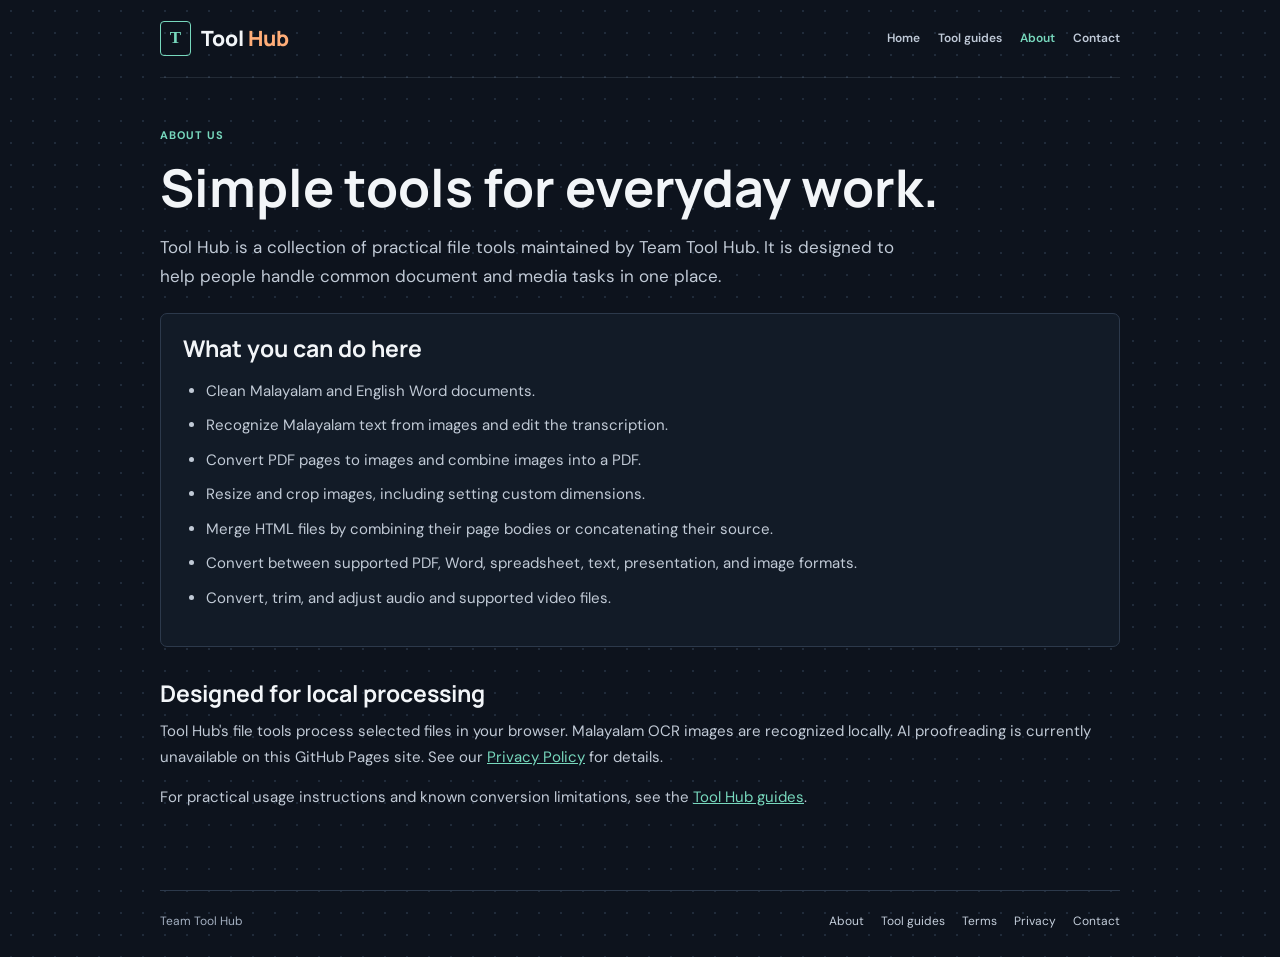
<file: about.html>
<!doctype html>
<html lang="en">
<head>
  <meta charset="utf-8">
  <meta name="viewport" content="width=device-width, initial-scale=1">
  <meta name="description" content="Learn about Tool Hub and its browser-based tools for documents, PDFs, images, HTML, and audio.">
  <title>About Tool Hub</title>
  <link rel="preconnect" href="https://fonts.googleapis.com">
  <link rel="preconnect" href="https://fonts.gstatic.com" crossorigin>
  <link href="https://fonts.googleapis.com/css2?family=DM+Sans:wght@400;500;600;700&family=Manrope:wght@400;500;600;700;800&family=Noto+Sans+Malayalam:wght@400;600&display=swap" rel="stylesheet">
  <link rel="stylesheet" href="./site-info.css">
</head>
<body>
  <div class="page-shell">
    <header class="topbar">
      <a class="brand" href="./" aria-label="Tool Hub home"><span class="brand-mark">T</span><span class="brand-name">Tool <span>Hub</span></span></a>
      <nav class="site-nav" aria-label="Main navigation">
        <a href="./">Home</a><a href="./guides.html">Tool guides</a><a href="./about.html" aria-current="page">About</a><a href="./contact.html">Contact</a>
      </nav>
    </header>
    <main>
      <div class="eyebrow">About us</div>
      <h1>Simple tools for everyday work.</h1>
      <p class="lead">Tool Hub is a collection of practical file tools maintained by Team Tool Hub. It is designed to help people handle common document and media tasks in one place.</p>
      <section class="content-card">
        <h2>What you can do here</h2>
        <ul>
          <li>Clean Malayalam and English Word documents.</li>
          <li>Recognize Malayalam text from images and edit the transcription.</li>
          <li>Convert PDF pages to images and combine images into a PDF.</li>
          <li>Resize and crop images, including setting custom dimensions.</li>
          <li>Merge HTML files by combining their page bodies or concatenating their source.</li>
          <li>Convert between supported PDF, Word, spreadsheet, text, presentation, and image formats.</li>
          <li>Convert, trim, and adjust audio and supported video files.</li>
        </ul>
      </section>
      <h2>Designed for local processing</h2>
      <p>Tool Hub's file tools process selected files in your browser. Malayalam OCR images are recognized locally. AI proofreading is currently unavailable on this GitHub Pages site. See our <a href="./privacy.html">Privacy Policy</a> for details.</p>
      <p>For practical usage instructions and known conversion limitations, see the <a href="./guides.html">Tool Hub guides</a>.</p>
    </main>
    <footer class="site-footer">
      <span>Team Tool Hub</span>
      <nav class="footer-nav" aria-label="Policies and information">
        <a href="./about.html">About</a><a href="./guides.html">Tool guides</a><a href="./terms.html">Terms</a><a href="./privacy.html">Privacy</a><a href="./contact.html">Contact</a>
      </nav>
    </footer>
  </div>
</body>
</html>
</file>
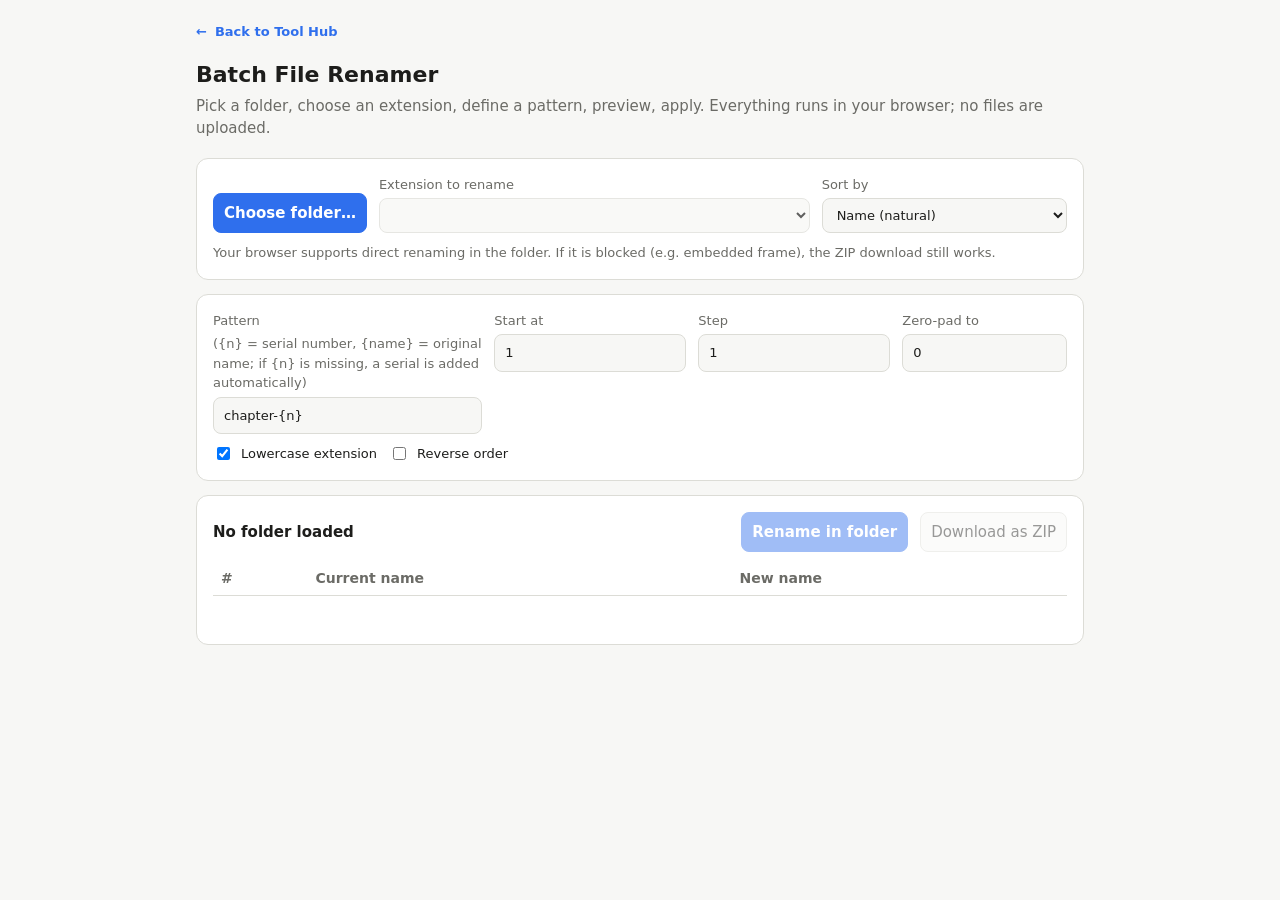
<file: batch-file-renamer.html>
<!DOCTYPE html>
<html lang="en">
<head>
<meta charset="utf-8">
<meta name="viewport" content="width=device-width, initial-scale=1, viewport-fit=cover">
<title>Batch File Renamer</title>
<style>
:root{--bg:#f7f7f5;--card:#fff;--tx:#1d1d1b;--mu:#6b6b66;--bd:#dcdcd6;--ac:#2f6fed;--acx:#fff;--bad:#c62828;--ok:#2e7d32;
box-sizing:border-box;padding-top:env(safe-area-inset-top,0px);padding-bottom:env(safe-area-inset-bottom,0px)}
@media (prefers-color-scheme:dark){:root:not([data-theme="light"]){--bg:#171716;--card:#222220;--tx:#ececE8;--mu:#9a9a94;--bd:#3a3a36;--ac:#6b9bff;--acx:#101010;--bad:#ef6a6a;--ok:#6fcf74;color-scheme:dark}}
:root[data-theme="dark"]{--bg:#171716;--card:#222220;--tx:#ececE8;--mu:#9a9a94;--bd:#3a3a36;--ac:#6b9bff;--acx:#101010;--bad:#ef6a6a;--ok:#6fcf74;color-scheme:dark}
*{box-sizing:border-box}
html{scroll-padding-top:env(safe-area-inset-top,0px)}
body{margin:0;background:var(--bg);color:var(--tx);font:15px/1.5 system-ui,-apple-system,"Segoe UI",Roboto,sans-serif}
main{max-width:920px;margin:0 auto;padding:20px 16px 48px}
.back{display:inline-flex;align-items:center;gap:8px;margin:0 0 16px;color:var(--ac);font-size:13px;font-weight:600;text-decoration:none}
.back:hover{text-decoration:underline}
h1{font-size:22px;margin:0 0 4px}
.sub{color:var(--mu);margin:0 0 18px}
.card{background:var(--card);border:1px solid var(--bd);border-radius:12px;padding:16px;margin-bottom:14px}
.row{display:flex;flex-wrap:wrap;gap:12px}
label{display:flex;flex-direction:column;gap:4px;font-size:13px;color:var(--mu);flex:1 1 140px}
input,select,button{font:inherit;color:var(--tx);background:var(--bg);border:1px solid var(--bd);border-radius:8px;padding:8px 10px}
input[type=checkbox]{width:auto}
button{cursor:pointer}
button.p{background:var(--ac);color:var(--acx);border-color:var(--ac);font-weight:600}
button:disabled{opacity:.45;cursor:not-allowed}
.chk{flex-direction:row;align-items:center;gap:8px;color:var(--tx);flex:0 0 auto}
.note{font-size:13px;color:var(--mu)}
.tw{overflow-x:auto;max-height:420px;overflow-y:auto}
table{border-collapse:collapse;width:100%;font-size:14px}
th,td{text-align:left;padding:6px 8px;border-bottom:1px solid var(--bd);white-space:nowrap}
th{position:sticky;top:0;background:var(--card);color:var(--mu);font-weight:600}
td.new{font-weight:600}
.bad{color:var(--bad)}.ok{color:var(--ok)}
#msg{min-height:22px;margin-top:10px}
</style>
</head>
<body>
<main>
<a class="back" href="./" aria-label="Back to Tool Hub"><span aria-hidden="true">←</span> Back to Tool Hub</a>
<h1>Batch File Renamer</h1>
<p class="sub">Pick a folder, choose an extension, define a pattern, preview, apply. Everything runs in your browser; no files are uploaded.</p>

<div class="card">
  <div class="row" style="align-items:end">
    <button class="p" id="pick">Choose folder…</button>
    <label style="flex:2 1 220px">Extension to rename<select id="ext" disabled></select></label>
    <label>Sort by<select id="sort">
      <option value="name">Name (natural)</option>
      <option value="date">Modified date</option>
      <option value="size">Size</option>
    </select></label>
  </div>
  <p class="note" id="mode" style="margin:10px 0 0"></p>
</div>

<div class="card">
  <div class="row">
    <label style="flex:2 1 220px">Pattern <span>({n} = serial number, {name} = original name; if {n} is missing, a serial is added automatically)</span><input id="tpl" value="chapter-{n}"></label>
    <label>Start at<input id="start" type="number" value="1"></label>
    <label>Step<input id="step" type="number" value="1" min="1"></label>
    <label>Zero-pad to<input id="pad" type="number" value="0" min="0" max="10"></label>
  </div>
  <div class="row" style="margin-top:10px">
    <label class="chk"><input type="checkbox" id="lc" checked> Lowercase extension</label>
    <label class="chk"><input type="checkbox" id="rev"> Reverse order</label>
  </div>
</div>

<div class="card">
  <div class="row" style="justify-content:space-between;align-items:center">
    <strong id="count">No folder loaded</strong>
    <div class="row">
      <button class="p" id="apply" disabled>Rename in folder</button>
      <button id="zip" disabled>Download as ZIP</button>
    </div>
  </div>
  <div class="tw" style="margin-top:10px"><table>
    <thead><tr><th>#</th><th>Current name</th><th>New name</th></tr></thead>
    <tbody id="rows"></tbody>
  </table></div>
  <div id="msg" class="note"></div>
</div>
</main>

<script>
(function(){
const $=id=>document.getElementById(id);
const hasFS=typeof window.showDirectoryPicker==='function';
let dir=null, files=[], plan=[];
const coll=new Intl.Collator(undefined,{numeric:true,sensitivity:'base'});

$('mode').textContent=hasFS
  ?'Your browser supports direct renaming in the folder. If it is blocked (e.g. embedded frame), the ZIP download still works.'
  :'This browser cannot rename in place, so use "Download as ZIP" to get the renamed files.';
$('apply').title=hasFS?'':'Not supported in this browser';

function msg(t,c){const m=$('msg');m.textContent=t;m.className='note '+(c||'')}
function split(n){const i=n.lastIndexOf('.');return i>0?[n.slice(0,i),n.slice(i)]:[n,'']}

async function load(list,dirHandle){
  dir=dirHandle||null;
  files=list.map(o=>{const [b,e]=split(o.file.name);return {...o,name:o.file.name,base:b,ext:e}});
  const counts={};files.forEach(f=>{const k=f.ext.toLowerCase();counts[k]=(counts[k]||0)+1});
  const keys=Object.keys(counts).sort((a,b)=>counts[b]-counts[a]);
  const sel=$('ext');sel.innerHTML='';
  keys.forEach(k=>{const o=document.createElement('option');o.value=k;o.textContent=(k||'(no extension)')+'  —  '+counts[k]+' files';sel.appendChild(o)});
  sel.disabled=!keys.length;
  msg(keys.length?'':'No files found in the top level of that folder.');
  render();
}

$('pick').onclick=async()=>{
  if(hasFS){
    try{
      const d=await window.showDirectoryPicker({mode:'readwrite'});
      const list=[];
      for await(const h of d.values()){if(h.kind==='file')list.push({handle:h,file:await h.getFile()})}
      await load(list,d);return;
    }catch(e){
      if(e.name==='AbortError')return;
      msg('Direct folder access unavailable here ('+e.name+'); using the fallback picker.');
    }
  }
  const inp=document.createElement('input');
  inp.type='file';inp.webkitdirectory=true;inp.multiple=true;
  inp.onchange=()=>{
    const list=[...inp.files].filter(f=>(f.webkitRelativePath.match(/\//g)||[]).length<=1).map(f=>({file:f}));
    load(list,null);
  };
  inp.click();
};

function render(){
  const ext=$('ext').value;
  let sel=files.filter(f=>f.ext.toLowerCase()===ext);
  const s=$('sort').value;
  sel.sort((a,b)=>s==='date'?a.file.lastModified-b.file.lastModified:s==='size'?a.file.size-b.file.size:coll.compare(a.name,b.name));
  if($('rev').checked)sel.reverse();
  let tpl=$('tpl').value||'{n}';if(!/\{n\}/.test(tpl))tpl+='-{n}';const start=parseInt($('start').value)||0,step=parseInt($('step').value)||1,pad=Math.max(0,parseInt($('pad').value)||0);
  plan=sel.map((f,i)=>{
    const n=String(start+i*step).padStart(pad,'0');
    const nn=tpl.replace(/\{n\}/g,n).replace(/\{name\}/g,f.base)+($('lc').checked?f.ext.toLowerCase():f.ext);
    return {f,newName:nn};
  });
  const selSet=new Set(sel.map(f=>f.name));
  const others=new Set(files.filter(f=>!selSet.has(f.name)).map(f=>f.name.toLowerCase()));
  const seen={};plan.forEach(p=>{const k=p.newName.toLowerCase();seen[k]=(seen[k]||0)+1});
  plan.forEach(p=>{
    p.err=/[\\\/:*?"<>|]/.test(p.newName)?'invalid characters':seen[p.newName.toLowerCase()]>1?'duplicate name':others.has(p.newName.toLowerCase())?'exists in folder':'';
  });
  const tb=$('rows');tb.innerHTML='';
  plan.forEach((p,i)=>{
    const tr=document.createElement('tr');
    const c=(t,cls)=>{const td=document.createElement('td');td.textContent=t;if(cls)td.className=cls;tr.appendChild(td);return td};
    c(i+1);c(p.f.name);
    c(p.newName+(p.err?'  ⚠ '+p.err:''),'new '+(p.err?'bad':p.newName===p.f.name?'':'ok'));
    tb.appendChild(tr);
  });
  const bad=plan.filter(p=>p.err).length;
  $('count').textContent=files.length?plan.length+' files selected'+(bad?' · '+bad+' conflicts':''):'No folder loaded';
  const ready=plan.length>0&&!bad;
  $('apply').disabled=!ready||!dir;
  $('zip').disabled=!ready;
}
['ext','sort','tpl','start','step','pad','lc','rev'].forEach(id=>$(id).addEventListener('input',render));

$('apply').onclick=async()=>{
  const todo=plan.filter(p=>p.newName!==p.f.name);
  if(!todo.length){msg('Nothing to change.');return}
  if(!confirm('Rename '+todo.length+' files in the folder? This cannot be undone.'))return;
  $('apply').disabled=true;
  try{
    const canMove=todo[0].f.handle&&typeof todo[0].f.handle.move==='function';
    const oldNames=new Set(todo.map(p=>p.f.name));
    if(!canMove&&todo.some(p=>oldNames.has(p.newName))){
      throw new Error('Some new names equal existing names in this set, and this browser cannot rename safely in place. Use ZIP, or change the pattern.');
    }
    let done=0;
    if(canMove){
      const stamp='__tmp'+Date.now()+'_';
      for(const p of todo){await p.f.handle.move(stamp+done++)}
      done=0;
      for(const p of todo){await p.f.handle.move(p.newName);msg('Renamed '+(++done)+' / '+todo.length)}
    }else{
      for(const p of todo){
        const nh=await dir.getFileHandle(p.newName,{create:true});
        const w=await nh.createWritable();await w.write(await p.f.handle.getFile());await w.close();
        await dir.removeEntry(p.f.name);msg('Renamed '+(++done)+' / '+todo.length);
      }
    }
    msg('Done. '+todo.length+' files renamed.','ok');
    const list=[];for await(const h of dir.values()){if(h.kind==='file')list.push({handle:h,file:await h.getFile()})}
    const cur=$('ext').value;await load(list,dir);$('ext').value=cur;render();
  }catch(e){msg('Failed: '+e.message,'bad');render()}
};

/* Minimal store-only ZIP writer */
const T=(()=>{const t=new Uint32Array(256);for(let n=0;n<256;n++){let c=n;for(let k=0;k<8;k++)c=c&1?0xEDB88320^(c>>>1):c>>>1;t[n]=c>>>0}return t})();
function crc(b){let c=~0;for(let i=0;i<b.length;i++)c=T[(c^b[i])&255]^(c>>>8);return(~c)>>>0}
async function makeZip(items){
  const enc=new TextEncoder(),parts=[],cd=[];let off=0;
  const d=new Date(),dt=((d.getFullYear()-1980)<<9|(d.getMonth()+1)<<5|d.getDate()),tm=(d.getHours()<<11|d.getMinutes()<<5|d.getSeconds()>>1);
  for(const it of items){
    const data=new Uint8Array(await it.file.arrayBuffer()),nm=enc.encode(it.name),c=crc(data);
    const h=new DataView(new ArrayBuffer(30));
    h.setUint32(0,0x04034b50,true);h.setUint16(4,20,true);h.setUint16(6,0x0800,true);h.setUint16(8,0,true);
    h.setUint16(10,tm,true);h.setUint16(12,dt,true);h.setUint32(14,c,true);h.setUint32(18,data.length,true);h.setUint32(22,data.length,true);
    h.setUint16(26,nm.length,true);h.setUint16(28,0,true);
    parts.push(h.buffer,nm,data);
    const e=new DataView(new ArrayBuffer(46));
    e.setUint32(0,0x02014b50,true);e.setUint16(4,20,true);e.setUint16(6,20,true);e.setUint16(8,0x0800,true);e.setUint16(10,0,true);
    e.setUint16(12,tm,true);e.setUint16(14,dt,true);e.setUint32(16,c,true);e.setUint32(20,data.length,true);e.setUint32(24,data.length,true);
    e.setUint16(28,nm.length,true);e.setUint32(42,off,true);
    cd.push(e.buffer,nm);
    off+=30+nm.length+data.length;
  }
  let cs=0;cd.forEach(x=>cs+=x.byteLength||x.length);
  const end=new DataView(new ArrayBuffer(22));
  end.setUint32(0,0x06054b50,true);end.setUint16(8,items.length,true);end.setUint16(10,items.length,true);end.setUint32(12,cs,true);end.setUint32(16,off,true);
  return new Blob([...parts,...cd,end.buffer],{type:'application/zip'});
}
$('zip').onclick=async()=>{
  $('zip').disabled=true;msg('Building ZIP…');
  try{
    const blob=await makeZip(plan.map(p=>({name:p.newName,file:p.f.file})));
    const a=document.createElement('a');a.href=URL.createObjectURL(blob);a.download='renamed-files.zip';
    document.body.appendChild(a);a.click();a.remove();
    setTimeout(()=>URL.revokeObjectURL(a.href),10000);
    msg('ZIP created ('+plan.length+' files).','ok');
  }catch(e){msg('ZIP failed: '+e.message,'bad')}
  render();
};
})();
</script>
</body>
</html>
</file>
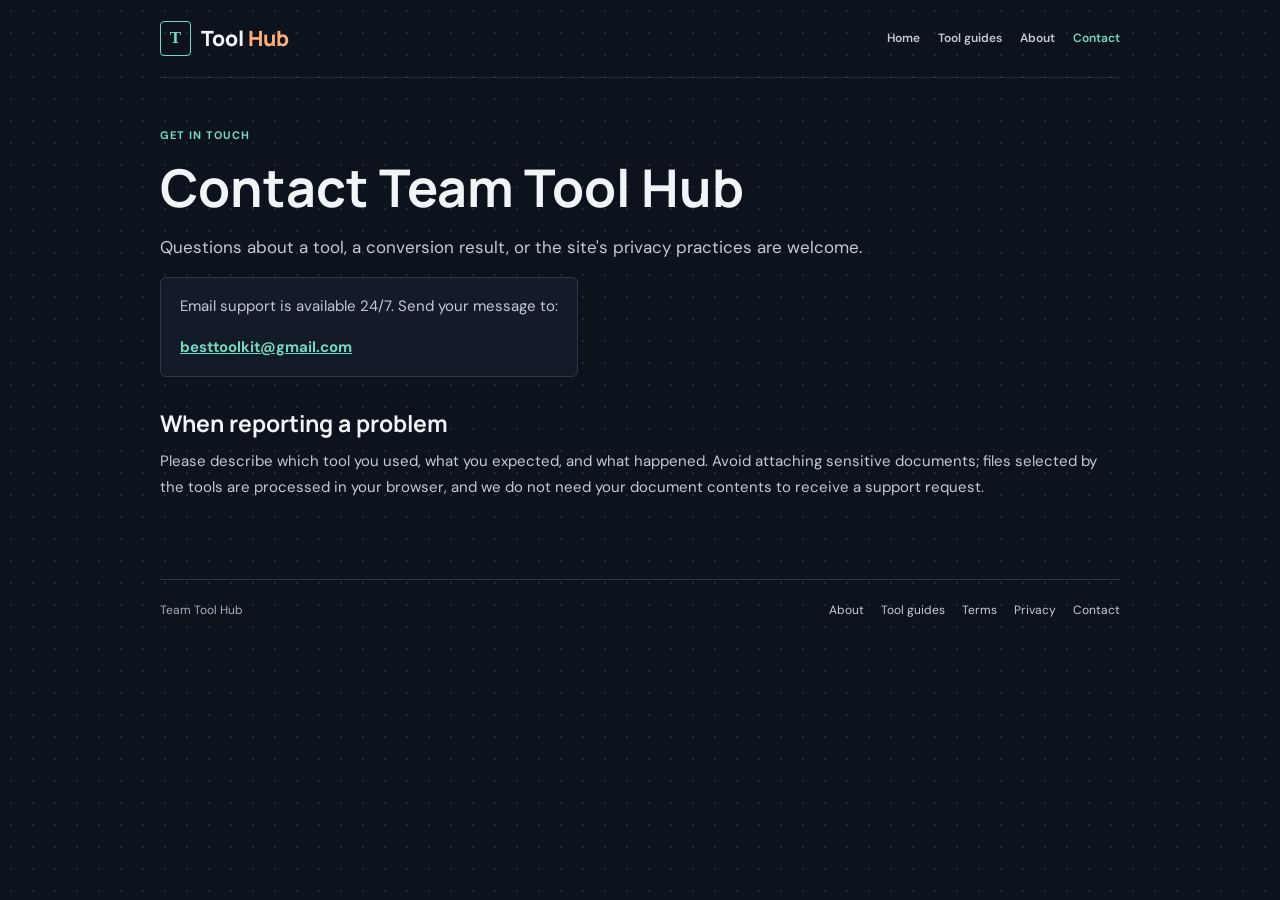
<file: contact.html>
<!doctype html>
<html lang="en">
<head>
  <meta charset="utf-8">
  <meta name="viewport" content="width=device-width, initial-scale=1">
  <meta name="description" content="Contact Team Tool Hub for questions, support, or privacy requests.">
  <title>Contact Tool Hub</title>
  <link rel="preconnect" href="https://fonts.googleapis.com">
  <link rel="preconnect" href="https://fonts.gstatic.com" crossorigin>
  <link href="https://fonts.googleapis.com/css2?family=DM+Sans:wght@400;500;600;700&family=Manrope:wght@400;500;600;700;800&family=Noto+Sans+Malayalam:wght@400;600&display=swap" rel="stylesheet">
  <link rel="stylesheet" href="./site-info.css">
</head>
<body>
  <div class="page-shell">
    <header class="topbar">
      <a class="brand" href="./" aria-label="Tool Hub home"><span class="brand-mark">T</span><span class="brand-name">Tool <span>Hub</span></span></a>
      <nav class="site-nav" aria-label="Main navigation">
        <a href="./">Home</a><a href="./guides.html">Tool guides</a><a href="./about.html">About</a><a href="./contact.html" aria-current="page">Contact</a>
      </nav>
    </header>
    <main>
      <div class="eyebrow">Get in touch</div>
      <h1>Contact Team Tool Hub</h1>
      <p class="lead">Questions about a tool, a conversion result, or the site's privacy practices are welcome.</p>
      <div class="contact-card">
        <p>Email support is available 24/7. Send your message to:</p>
        <a href="mailto:besttoolkit@gmail.com">besttoolkit@gmail.com</a>
      </div>
      <h2>When reporting a problem</h2>
      <p>Please describe which tool you used, what you expected, and what happened. Avoid attaching sensitive documents; files selected by the tools are processed in your browser, and we do not need your document contents to receive a support request.</p>
    </main>
    <footer class="site-footer">
      <span>Team Tool Hub</span>
      <nav class="footer-nav" aria-label="Policies and information">
        <a href="./about.html">About</a><a href="./guides.html">Tool guides</a><a href="./terms.html">Terms</a><a href="./privacy.html">Privacy</a><a href="./contact.html">Contact</a>
      </nav>
    </footer>
  </div>
</body>
</html>
</file>
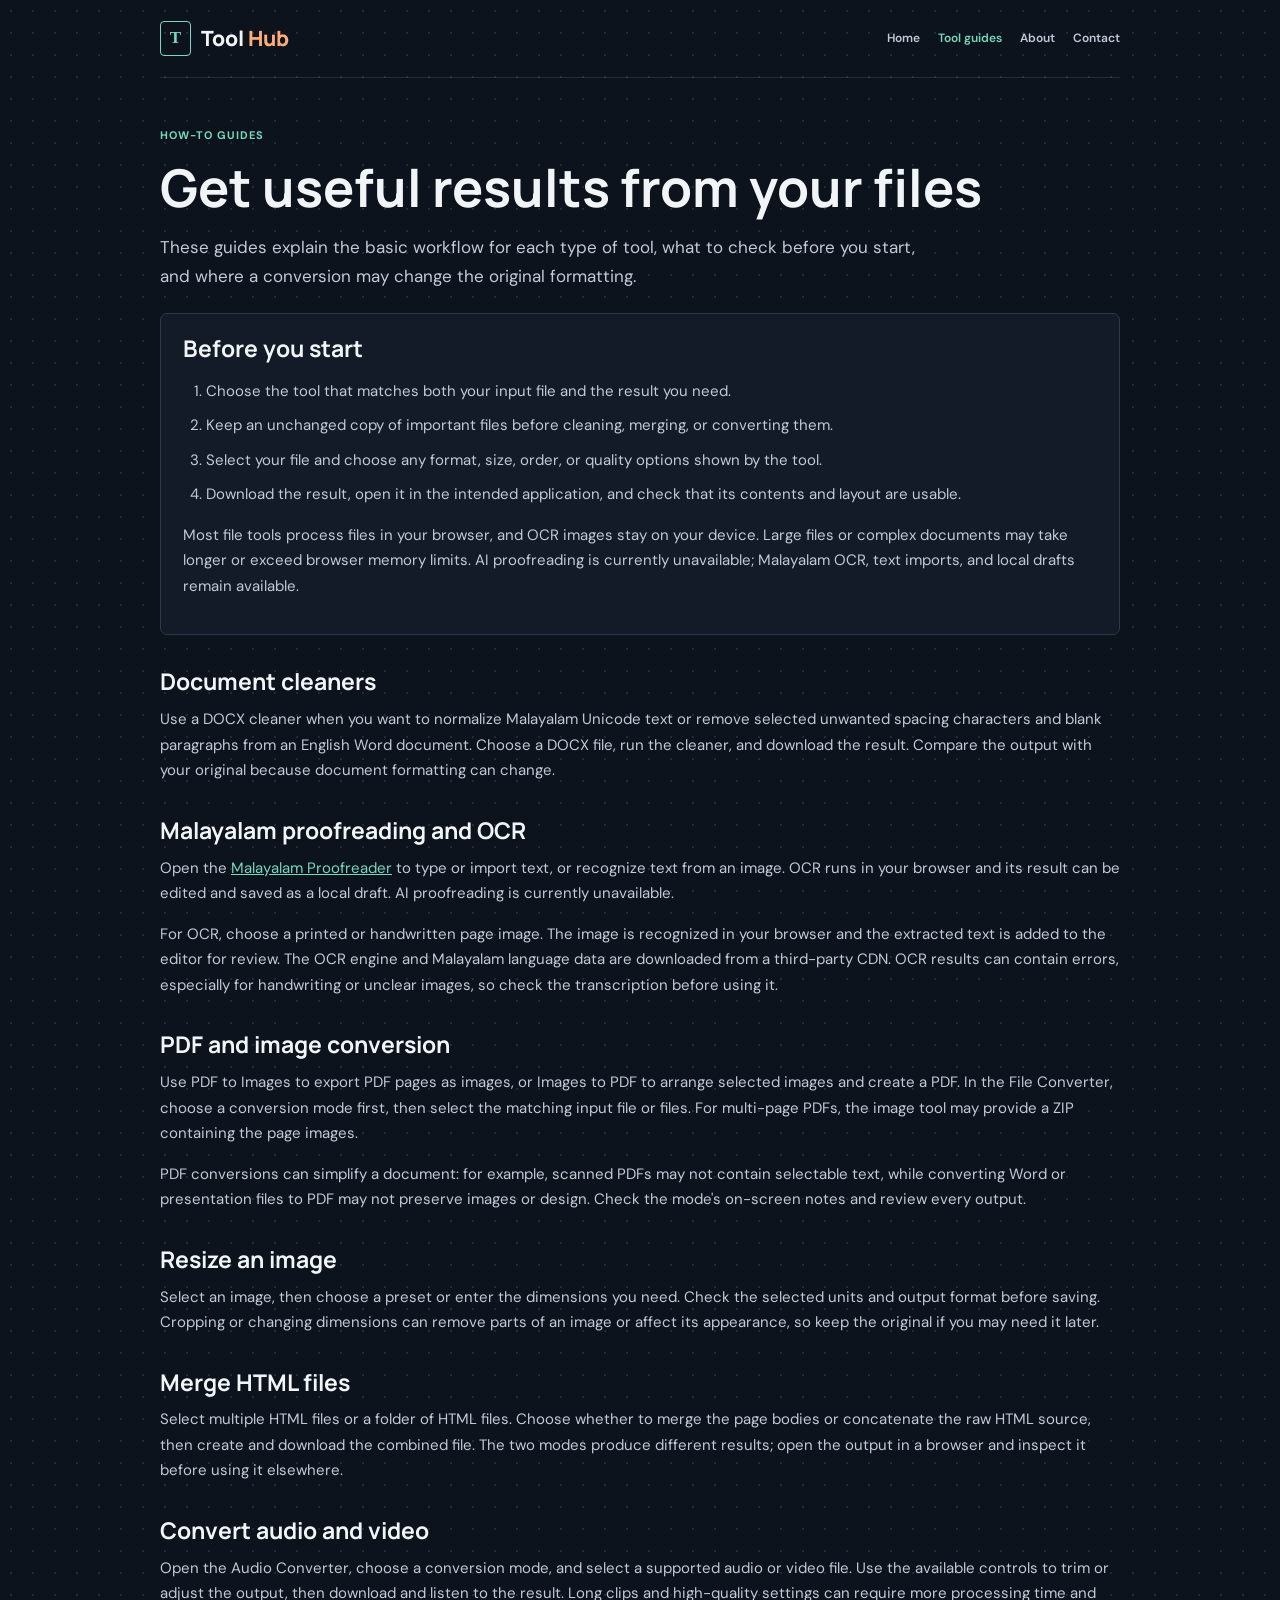
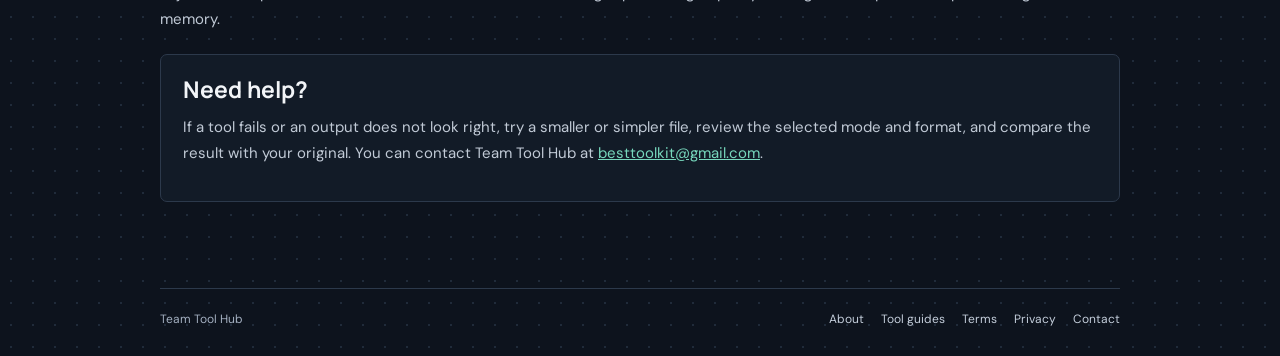
<file: guides.html>
<!doctype html>
<html lang="en">
<head>
  <meta charset="utf-8">
  <meta name="viewport" content="width=device-width, initial-scale=1">
  <meta name="description" content="Practical instructions and limitations for using Tool Hub's document, PDF, image, HTML, and audio tools.">
  <title>Tool Guides | Tool Hub</title>
  <link rel="preconnect" href="https://fonts.googleapis.com">
  <link rel="preconnect" href="https://fonts.gstatic.com" crossorigin>
  <link href="https://fonts.googleapis.com/css2?family=DM+Sans:wght@400;500;600;700&family=Manrope:wght@400;500;600;700;800&family=Noto+Sans+Malayalam:wght@400;600&display=swap" rel="stylesheet">
  <link rel="stylesheet" href="./site-info.css">
</head>
<body>
  <div class="page-shell">
    <header class="topbar">
      <a class="brand" href="./" aria-label="Tool Hub home"><span class="brand-mark">T</span><span class="brand-name">Tool <span>Hub</span></span></a>
      <nav class="site-nav" aria-label="Main navigation">
        <a href="./">Home</a><a href="./guides.html" aria-current="page">Tool guides</a><a href="./about.html">About</a><a href="./contact.html">Contact</a>
      </nav>
    </header>
    <main>
      <div class="eyebrow">How-to guides</div>
      <h1>Get useful results from your files</h1>
      <p class="lead">These guides explain the basic workflow for each type of tool, what to check before you start, and where a conversion may change the original formatting.</p>

      <section class="content-card">
        <h2>Before you start</h2>
        <ol>
          <li>Choose the tool that matches both your input file and the result you need.</li>
          <li>Keep an unchanged copy of important files before cleaning, merging, or converting them.</li>
          <li>Select your file and choose any format, size, order, or quality options shown by the tool.</li>
          <li>Download the result, open it in the intended application, and check that its contents and layout are usable.</li>
        </ol>
        <p>Most file tools process files in your browser, and OCR images stay on your device. Large files or complex documents may take longer or exceed browser memory limits. AI proofreading is currently unavailable; Malayalam OCR, text imports, and local drafts remain available.</p>
      </section>

      <h2>Document cleaners</h2>
      <p>Use a DOCX cleaner when you want to normalize Malayalam Unicode text or remove selected unwanted spacing characters and blank paragraphs from an English Word document. Choose a DOCX file, run the cleaner, and download the result. Compare the output with your original because document formatting can change.</p>

      <h2>Malayalam proofreading and OCR</h2>
      <p>Open the <a href="./malayalam-proofreader.html">Malayalam Proofreader</a> to type or import text, or recognize text from an image. OCR runs in your browser and its result can be edited and saved as a local draft. AI proofreading is currently unavailable.</p>
      <p>For OCR, choose a printed or handwritten page image. The image is recognized in your browser and the extracted text is added to the editor for review. The OCR engine and Malayalam language data are downloaded from a third-party CDN. OCR results can contain errors, especially for handwriting or unclear images, so check the transcription before using it.</p>

      <h2>PDF and image conversion</h2>
      <p>Use PDF to Images to export PDF pages as images, or Images to PDF to arrange selected images and create a PDF. In the File Converter, choose a conversion mode first, then select the matching input file or files. For multi-page PDFs, the image tool may provide a ZIP containing the page images.</p>
      <p>PDF conversions can simplify a document: for example, scanned PDFs may not contain selectable text, while converting Word or presentation files to PDF may not preserve images or design. Check the mode's on-screen notes and review every output.</p>

      <h2>Resize an image</h2>
      <p>Select an image, then choose a preset or enter the dimensions you need. Check the selected units and output format before saving. Cropping or changing dimensions can remove parts of an image or affect its appearance, so keep the original if you may need it later.</p>

      <h2>Merge HTML files</h2>
      <p>Select multiple HTML files or a folder of HTML files. Choose whether to merge the page bodies or concatenate the raw HTML source, then create and download the combined file. The two modes produce different results; open the output in a browser and inspect it before using it elsewhere.</p>

      <h2>Convert audio and video</h2>
      <p>Open the Audio Converter, choose a conversion mode, and select a supported audio or video file. Use the available controls to trim or adjust the output, then download and listen to the result. Long clips and high-quality settings can require more processing time and memory.</p>

      <section class="content-card">
        <h2>Need help?</h2>
        <p>If a tool fails or an output does not look right, try a smaller or simpler file, review the selected mode and format, and compare the result with your original. You can contact Team Tool Hub at <a href="mailto:besttoolkit@gmail.com">besttoolkit@gmail.com</a>.</p>
      </section>
    </main>
    <footer class="site-footer">
      <span>Team Tool Hub</span>
      <nav class="footer-nav" aria-label="Policies and information">
        <a href="./about.html">About</a><a href="./guides.html">Tool guides</a><a href="./terms.html">Terms</a><a href="./privacy.html">Privacy</a><a href="./contact.html">Contact</a>
      </nav>
    </footer>
  </div>
</body>
</html>
</file>
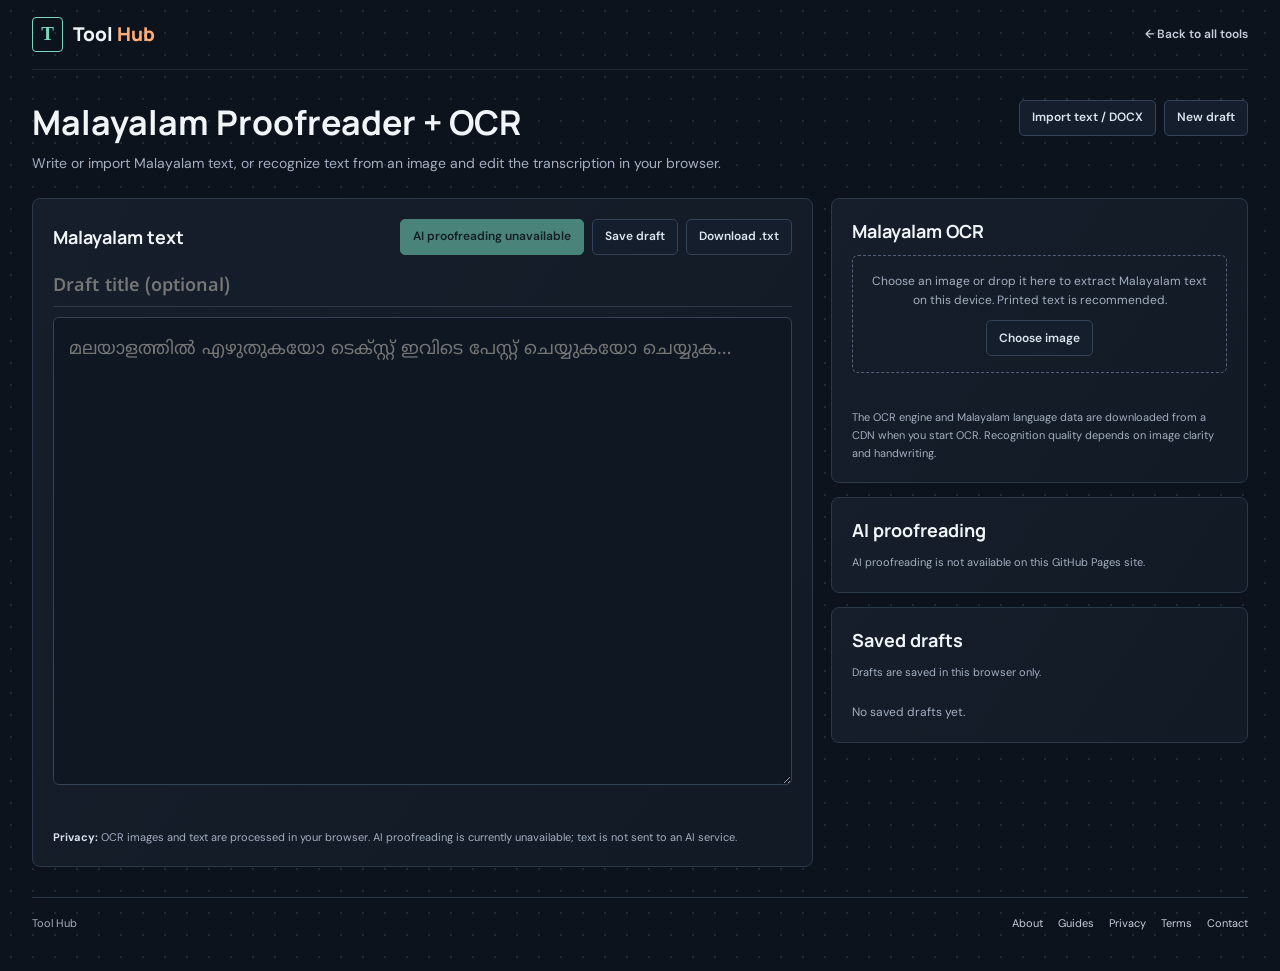
<file: malayalam-proofreader.html>
<!doctype html>
<html lang="en">
<head>
  <meta charset="utf-8">
  <meta name="viewport" content="width=device-width, initial-scale=1">
  <meta name="description" content="Recognize Malayalam text from images with browser-based OCR, then edit, import, and save text locally.">
  <meta name="theme-color" content="#f7f8f5">
  <title>Malayalam Proofreader + OCR | Tool Hub</title>
  <link rel="preconnect" href="https://fonts.googleapis.com">
  <link rel="preconnect" href="https://fonts.gstatic.com" crossorigin>
  <link href="https://fonts.googleapis.com/css2?family=DM+Sans:wght@400;500;600;700&family=Manrope:wght@400;500;600;700;800&family=Noto+Sans+Malayalam:wght@400;500;600;700&display=swap" rel="stylesheet">
  <style>
    :root {
      color-scheme: dark;
      --ink: #f2f5f8;
      --muted: #a3afc0;
      --line: #2c394b;
      --paper: #151e2a;
      --canvas: #0d131d;
      --green: #77d8bd;
      --green-dark: #55b99d;
      --mint: #1d3835;
      --red: #ff9a94;
      --blue: #90a9ff;
    }
    * { box-sizing: border-box; }
    body { margin: 0; min-height: 100vh; background: var(--canvas); background-image: radial-gradient(#202b3a .75px, transparent .75px); background-size: 22px 22px; color: var(--ink); font: 14px/1.6 "DM Sans", "Noto Sans Malayalam", sans-serif; -webkit-font-smoothing: antialiased; }
    button, input, textarea { font: inherit; }
    button { color: inherit; }
    a { color: var(--green); }
    .shell { max-width: 1280px; margin: 0 auto; padding: 0 32px 38px; }
    .topbar { display: flex; min-height: 70px; align-items: center; justify-content: space-between; gap: 16px; border-bottom: 1px solid rgb(188 204 227 / 12%); }
    .brand { display: inline-flex; align-items: center; gap: 10px; color: var(--ink); font-family: Manrope, sans-serif; font-size: 19px; font-weight: 800; text-decoration: none; }
    .brand-mark { display: grid; width: 31px; height: 35px; place-items: center; border: 1px solid var(--green); border-radius: 4px; color: var(--green); font-family: Georgia, serif; }
    .brand-name span { color: #ffad78; }
    .back-link { color: #c4cedb; font-size: 12px; font-weight: 600; text-decoration: none; }
    .back-link:hover { color: var(--green); }
    main { padding: 30px 0; }
    .page-heading { display: flex; align-items: flex-start; justify-content: space-between; gap: 18px; margin-bottom: 22px; }
    h1, h2, h3 { font-family: Manrope, "Noto Sans Malayalam", sans-serif; line-height: 1.35; }
    h1 { margin: 0; font-size: clamp(25px, 4vw, 34px); }
    h2 { margin: 0; font-size: 18px; }
    h3 { margin: 0; font-size: 15px; }
    .intro { max-width: 760px; margin: 6px 0 0; color: var(--muted); line-height: 1.7; }
    .workspace { display: grid; grid-template-columns: minmax(0, 1.5fr) minmax(280px, .8fr); gap: 18px; align-items: start; }
    .panel { min-width: 0; padding: 20px; border: 1px solid var(--line); border-radius: 8px; background: linear-gradient(125deg, #151e2a, #121a25); }
    .panel-head { display: flex; flex-wrap: wrap; align-items: center; justify-content: space-between; gap: 10px; margin-bottom: 12px; }
    .actions { display: flex; flex-wrap: wrap; gap: 8px; }
    .btn { min-height: 36px; padding: 7px 12px; border: 1px solid #344358; border-radius: 5px; background: #141e2c; color: #dce4ef; cursor: pointer; font-size: 12px; font-weight: 600; }
    .btn:hover:not(:disabled) { border-color: #8291a5; }
    .btn.primary { border-color: var(--green); background: var(--green); color: #10201e; }
    .btn.primary:hover:not(:disabled) { background: #92e8cf; }
    .btn:disabled { cursor: not-allowed; opacity: .55; }
    .title-input { width: 100%; margin: 0 0 10px; padding: 8px 0; border: 0; border-bottom: 1px solid var(--line); outline: none; background: transparent; color: var(--ink); font: 600 18px "Noto Sans Malayalam", "DM Sans", sans-serif; }
    .editor { display: block; width: 100%; min-height: min(52vh, 500px); resize: vertical; padding: 15px; border: 1px solid #344358; border-radius: 6px; outline: none; background: #0f1722; color: var(--ink); font: 18px/1.9 "Noto Sans Malayalam", "DM Sans", sans-serif; }
    .editor:focus, .title-input:focus { border-color: #7186a5; box-shadow: 0 0 0 3px rgb(113 134 165 / 14%); }
    .status { min-height: 24px; margin: 9px 0 0; color: var(--muted); font-size: 12px; }
    .status.error { color: var(--red); }
    .status.success { color: var(--green); }
    .privacy-hint { margin: 11px 0 0; color: var(--muted); font-size: 11px; line-height: 1.6; }
    .privacy-hint strong { color: #d6e0ed; }
    .drop-zone { margin: 12px 0; padding: 16px; border: 1px dashed #526177; border-radius: 6px; color: var(--muted); text-align: center; }
    .drop-zone.dragging { border-color: var(--green); background: #172a2a; }
    .drop-zone p { margin: 0 0 10px; font-size: 12px; }
    .preview { display: none; max-width: 100%; max-height: 240px; margin: 12px auto 0; border: 1px solid var(--line); border-radius: 5px; }
    .preview.visible { display: block; }
    .suggestions { display: grid; gap: 10px; margin-top: 12px; }
    .suggestion { padding: 12px; border: 1px solid var(--line); border-radius: 5px; background: #111a25; }
    .suggestion-type { display: inline-block; margin-bottom: 7px; padding: 1px 7px; border-radius: 4px; background: #263347; color: #cbd6e6; font-size: 10px; font-weight: 700; text-transform: capitalize; }
    .suggestion-text { overflow-wrap: anywhere; font-family: "Noto Sans Malayalam", sans-serif; font-size: 14px; }
    .suggestion-text del { color: var(--red); }
    .suggestion-text ins { color: var(--green); text-decoration: none; }
    .suggestion-reason { margin: 6px 0 9px; color: var(--muted); font-size: 11px; }
    .suggestion-actions { display: flex; gap: 7px; }
    .drafts { display: grid; gap: 6px; margin: 11px 0 0; padding: 0; list-style: none; }
    .draft-row { display: flex; align-items: center; gap: 8px; padding: 8px; border: 1px solid var(--line); border-radius: 4px; }
    .draft-name { min-width: 0; flex: 1; overflow: hidden; color: #dce4ef; text-overflow: ellipsis; white-space: nowrap; font-size: 12px; }
    .empty { margin: 10px 0 0; color: var(--muted); font-size: 12px; }
    .section-note { margin: 0; color: var(--muted); font-size: 11px; line-height: 1.6; }
    .site-footer { display: flex; flex-wrap: wrap; justify-content: space-between; gap: 12px; padding-top: 17px; border-top: 1px solid var(--line); color: var(--muted); font-size: 11px; }
    .footer-links { display: flex; flex-wrap: wrap; gap: 10px 15px; }
    .footer-links a { color: #c4cedb; text-decoration: none; }
    .footer-links a:hover { color: var(--green); }
    @media (max-width: 800px) { .shell { padding-right: 20px; padding-left: 20px; } .workspace { grid-template-columns: minmax(0, 1fr); } .editor { min-height: 340px; } }
    @media (max-width: 520px) { .shell { padding-right: 14px; padding-left: 14px; } .topbar { min-height: 62px; } main { padding-top: 22px; } .page-heading { flex-direction: column; } .panel { padding: 15px; } .panel-head { align-items: flex-start; flex-direction: column; } .btn { padding-right: 9px; padding-left: 9px; } }
    @media (prefers-reduced-motion: reduce) { *, *::before, *::after { scroll-behavior: auto !important; animation-duration: .01ms !important; transition-duration: .01ms !important; } }
  </style>
</head>
<body>
  <div class="shell">
    <header class="topbar">
      <a class="brand" href="./" aria-label="Tool Hub home"><span class="brand-mark">T</span><span class="brand-name">Tool <span>Hub</span></span></a>
      <a class="back-link" href="./">← Back to all tools</a>
    </header>
    <main>
      <div class="page-heading">
        <div>
          <h1>Malayalam Proofreader + OCR</h1>
          <p class="intro">Write or import Malayalam text, or recognize text from an image and edit the transcription in your browser.</p>
        </div>
        <div class="actions">
          <button class="btn" id="import-text" type="button">Import text / DOCX</button>
          <button class="btn" id="new-draft" type="button">New draft</button>
        </div>
      </div>
      <div class="workspace">
        <section class="panel" aria-labelledby="editor-heading">
          <div class="panel-head">
            <h2 id="editor-heading">Malayalam text</h2>
            <div class="actions">
              <button class="btn primary" type="button" disabled>AI proofreading unavailable</button>
              <button class="btn" id="save-draft" type="button">Save draft</button>
              <button class="btn" id="download-text" type="button">Download .txt</button>
            </div>
          </div>
          <input class="title-input" id="draft-title" type="text" maxlength="120" placeholder="Draft title (optional)" aria-label="Draft title">
          <textarea class="editor" id="editor" lang="ml" spellcheck="false" placeholder="മലയാളത്തിൽ എഴുതുകയോ ടെക്സ്റ്റ് ഇവിടെ പേസ്റ്റ് ചെയ്യുകയോ ചെയ്യുക…"></textarea>
          <p class="status" id="editor-status" role="status" aria-live="polite"></p>
          <p class="privacy-hint"><strong>Privacy:</strong> OCR images and text are processed in your browser. AI proofreading is currently unavailable; text is not sent to an AI service.</p>
        </section>
        <aside>
          <section class="panel" aria-labelledby="ocr-heading">
            <div class="panel-head"><h2 id="ocr-heading">Malayalam OCR</h2></div>
            <div class="drop-zone" id="drop-zone">
              <p>Choose an image or drop it here to extract Malayalam text on this device. Printed text is recommended.</p>
              <button class="btn" id="choose-image" type="button">Choose image</button>
              <input id="image-file" type="file" accept="image/*" hidden>
              <img class="preview" id="image-preview" alt="Selected image for local OCR">
            </div>
            <p class="status" id="ocr-status" role="status" aria-live="polite"></p>
            <p class="section-note">The OCR engine and Malayalam language data are downloaded from a CDN when you start OCR. Recognition quality depends on image clarity and handwriting.</p>
          </section>
          <section class="panel" aria-labelledby="suggestions-heading" style="margin-top:14px">
            <div class="panel-head"><h2 id="suggestions-heading">AI proofreading</h2></div>
            <p class="section-note">AI proofreading is not available on this GitHub Pages site.</p>
          </section>
          <section class="panel" aria-labelledby="drafts-heading" style="margin-top:14px">
            <div class="panel-head"><h2 id="drafts-heading">Saved drafts</h2></div>
            <p class="section-note">Drafts are saved in this browser only.</p>
            <ul id="drafts" class="drafts"></ul>
          </section>
        </aside>
      </div>
    </main>
    <footer class="site-footer">
      <span>Tool Hub</span>
      <nav class="footer-links" aria-label="Policies and information">
        <a href="./about.html">About</a><a href="./guides.html">Guides</a><a href="./privacy.html">Privacy</a><a href="./terms.html">Terms</a><a href="./contact.html">Contact</a>
      </nav>
    </footer>
  </div>
  <script src="./malayalam-proofreader.js"></script>
</body>
</html>
</file>
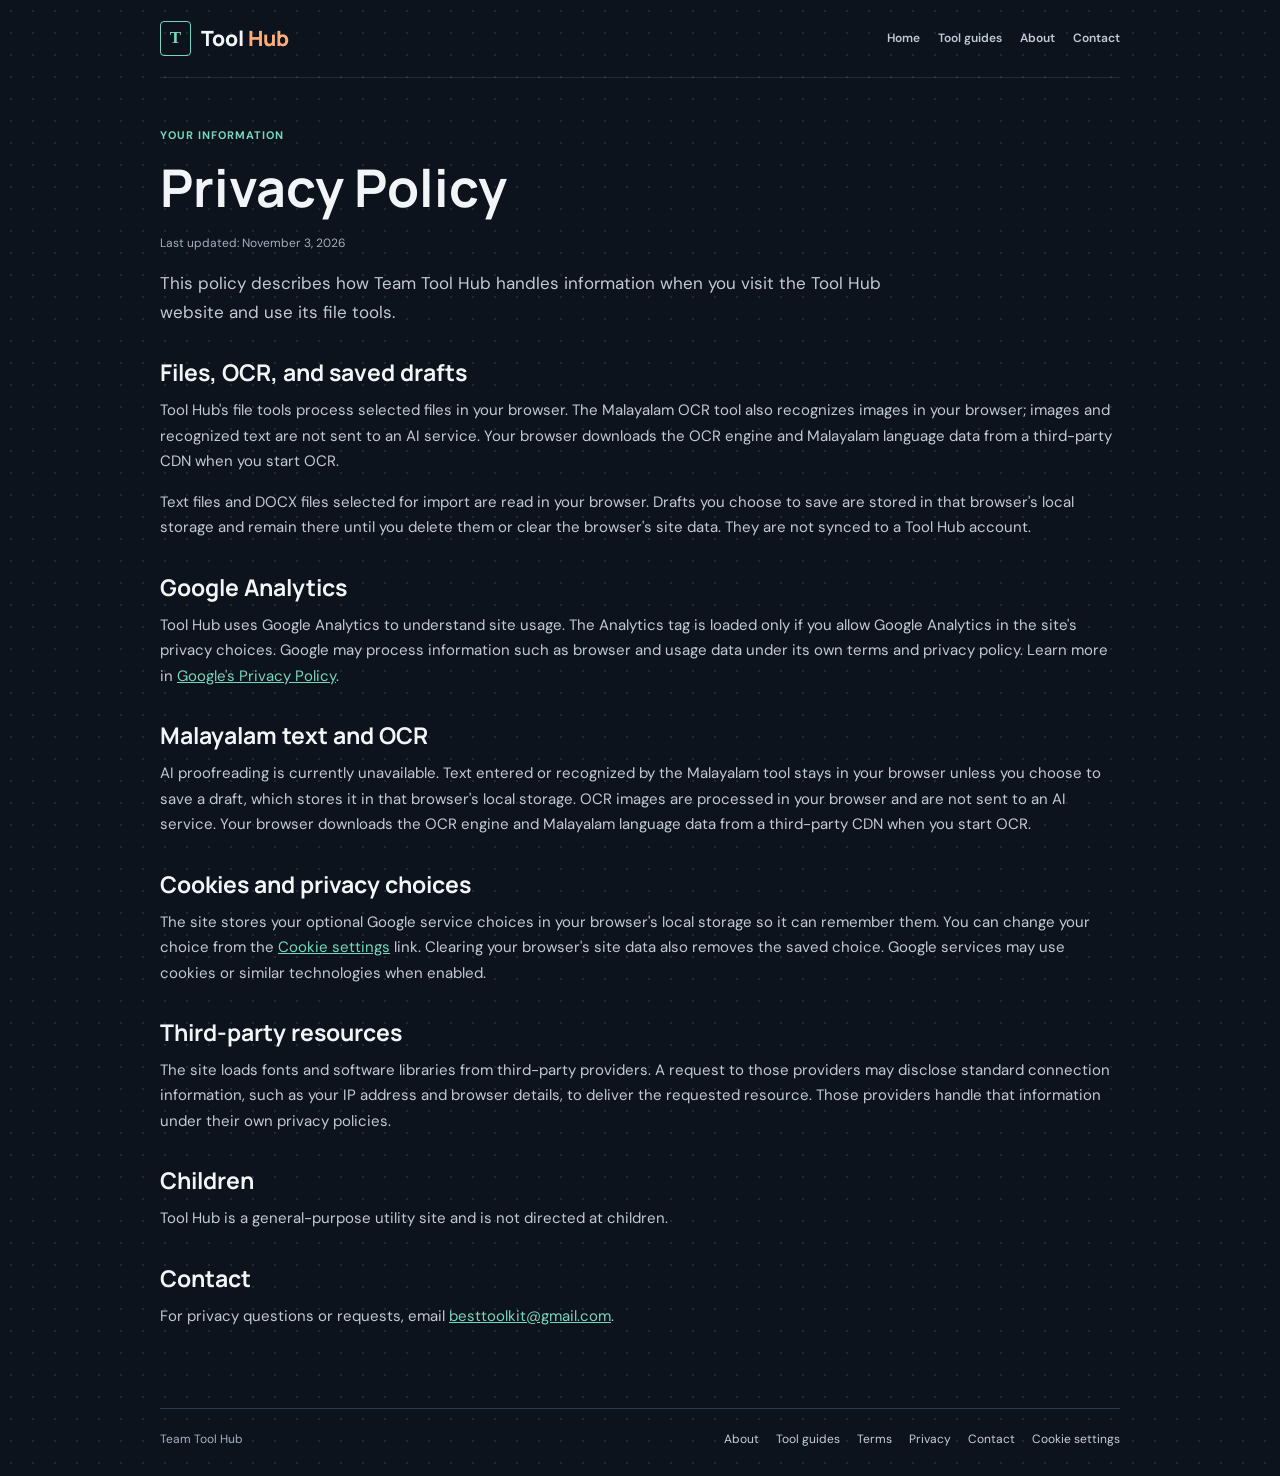
<file: privacy.html>
<!doctype html>
<html lang="en">
<head>
  <meta charset="utf-8">
  <meta name="viewport" content="width=device-width, initial-scale=1">
  <meta name="description" content="Read how Tool Hub handles files, analytics, consent preferences, and third-party resources.">
  <title>Privacy Policy | Tool Hub</title>
  <link rel="preconnect" href="https://fonts.googleapis.com">
  <link rel="preconnect" href="https://fonts.gstatic.com" crossorigin>
  <link href="https://fonts.googleapis.com/css2?family=DM+Sans:wght@400;500;600;700&family=Manrope:wght@400;500;600;700;800&family=Noto+Sans+Malayalam:wght@400;600&display=swap" rel="stylesheet">
  <link rel="stylesheet" href="./site-info.css">
</head>
<body>
  <div class="page-shell">
    <header class="topbar">
      <a class="brand" href="./" aria-label="Tool Hub home"><span class="brand-mark">T</span><span class="brand-name">Tool <span>Hub</span></span></a>
      <nav class="site-nav" aria-label="Main navigation">
        <a href="./">Home</a><a href="./guides.html">Tool guides</a><a href="./about.html">About</a><a href="./contact.html">Contact</a>
      </nav>
    </header>
    <main>
      <div class="eyebrow">Your information</div>
      <h1>Privacy Policy</h1>
      <p class="updated">Last updated: November 3, 2026</p>
      <p class="lead">This policy describes how Team Tool Hub handles information when you visit the Tool Hub website and use its file tools.</p>

      <h2>Files, OCR, and saved drafts</h2>
      <p>Tool Hub's file tools process selected files in your browser. The Malayalam OCR tool also recognizes images in your browser; images and recognized text are not sent to an AI service. Your browser downloads the OCR engine and Malayalam language data from a third-party CDN when you start OCR.</p>
      <p>Text files and DOCX files selected for import are read in your browser. Drafts you choose to save are stored in that browser's local storage and remain there until you delete them or clear the browser's site data. They are not synced to a Tool Hub account.</p>

      <h2>Google Analytics</h2>
      <p>Tool Hub uses Google Analytics to understand site usage. The Analytics tag is loaded only if you allow Google Analytics in the site's privacy choices. Google may process information such as browser and usage data under its own terms and privacy policy. Learn more in <a href="https://policies.google.com/privacy" target="_blank" rel="noopener noreferrer">Google's Privacy Policy</a>.</p>

      <h2>Malayalam text and OCR</h2>
      <p>AI proofreading is currently unavailable. Text entered or recognized by the Malayalam tool stays in your browser unless you choose to save a draft, which stores it in that browser's local storage. OCR images are processed in your browser and are not sent to an AI service. Your browser downloads the OCR engine and Malayalam language data from a third-party CDN when you start OCR.</p>

      <h2>Cookies and privacy choices</h2>
      <p>The site stores your optional Google service choices in your browser's local storage so it can remember them. You can change your choice from the <a href="./#cookie-settings">Cookie settings</a> link. Clearing your browser's site data also removes the saved choice. Google services may use cookies or similar technologies when enabled.</p>

      <h2>Third-party resources</h2>
      <p>The site loads fonts and software libraries from third-party providers. A request to those providers may disclose standard connection information, such as your IP address and browser details, to deliver the requested resource. Those providers handle that information under their own privacy policies.</p>

      <h2>Children</h2>
      <p>Tool Hub is a general-purpose utility site and is not directed at children.</p>

      <h2>Contact</h2>
      <p>For privacy questions or requests, email <a href="mailto:besttoolkit@gmail.com">besttoolkit@gmail.com</a>.</p>
    </main>
    <footer class="site-footer">
      <span>Team Tool Hub</span>
      <nav class="footer-nav" aria-label="Policies and information">
        <a href="./about.html">About</a><a href="./guides.html">Tool guides</a><a href="./terms.html">Terms</a><a href="./privacy.html">Privacy</a><a href="./contact.html">Contact</a><a href="./#cookie-settings">Cookie settings</a>
      </nav>
    </footer>
  </div>
</body>
</html>
</file>
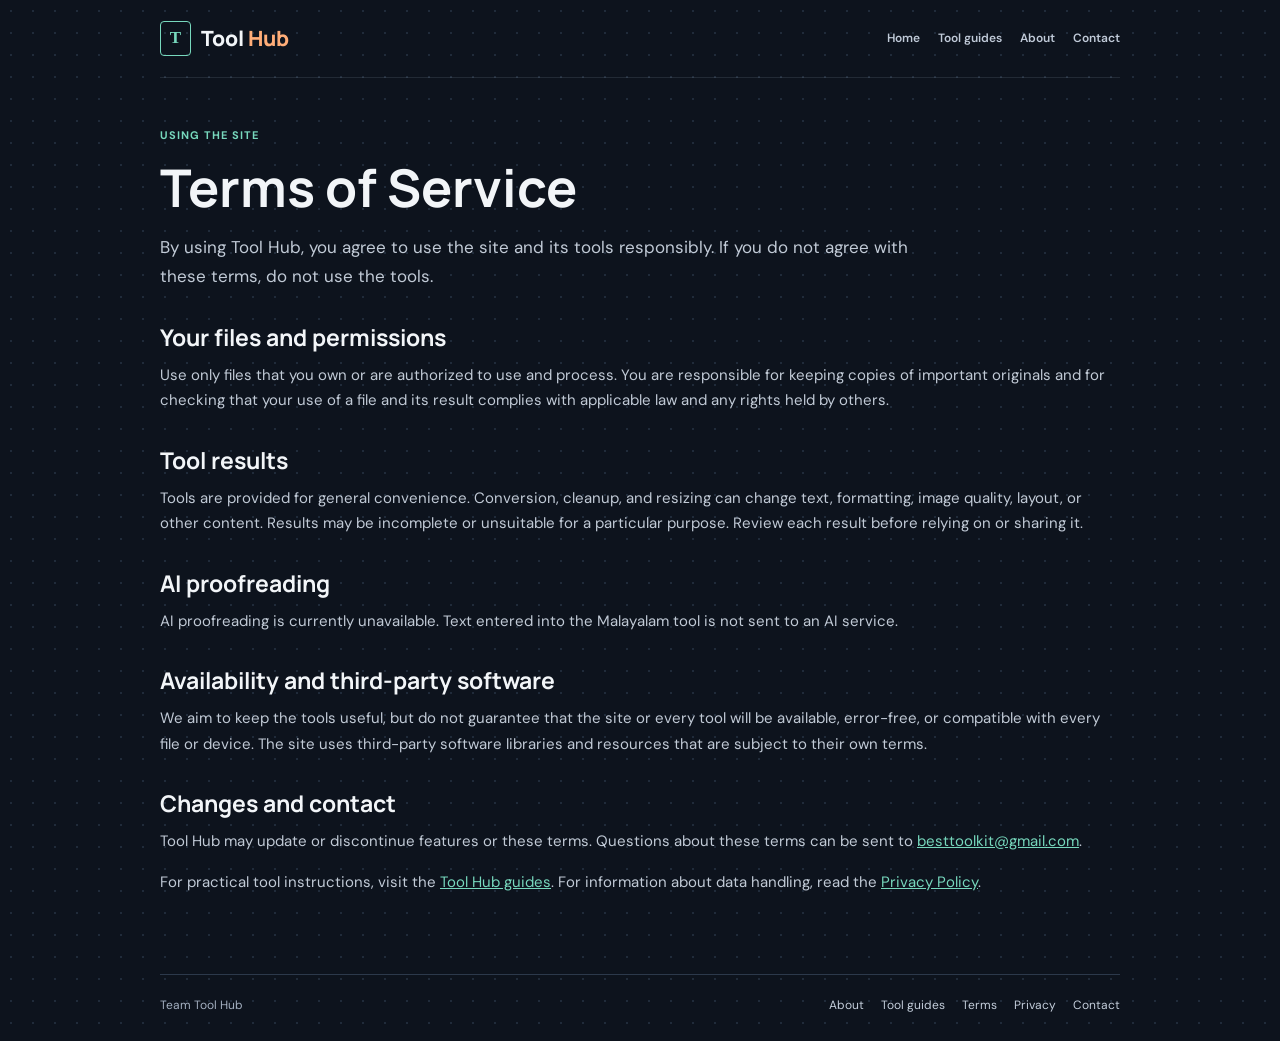
<file: terms.html>
<!doctype html>
<html lang="en">
<head>
  <meta charset="utf-8">
  <meta name="viewport" content="width=device-width, initial-scale=1">
  <meta name="description" content="Terms for using Tool Hub's browser-based file tools.">
  <title>Terms of Service | Tool Hub</title>
  <link rel="preconnect" href="https://fonts.googleapis.com">
  <link rel="preconnect" href="https://fonts.gstatic.com" crossorigin>
  <link href="https://fonts.googleapis.com/css2?family=DM+Sans:wght@400;500;600;700&family=Manrope:wght@400;500;600;700;800&family=Noto+Sans+Malayalam:wght@400;600&display=swap" rel="stylesheet">
  <link rel="stylesheet" href="./site-info.css">
</head>
<body>
  <div class="page-shell">
    <header class="topbar">
      <a class="brand" href="./" aria-label="Tool Hub home"><span class="brand-mark">T</span><span class="brand-name">Tool <span>Hub</span></span></a>
      <nav class="site-nav" aria-label="Main navigation">
        <a href="./">Home</a><a href="./guides.html">Tool guides</a><a href="./about.html">About</a><a href="./contact.html">Contact</a>
      </nav>
    </header>
    <main>
      <div class="eyebrow">Using the site</div>
      <h1>Terms of Service</h1>
      <p class="lead">By using Tool Hub, you agree to use the site and its tools responsibly. If you do not agree with these terms, do not use the tools.</p>

      <h2>Your files and permissions</h2>
      <p>Use only files that you own or are authorized to use and process. You are responsible for keeping copies of important originals and for checking that your use of a file and its result complies with applicable law and any rights held by others.</p>

      <h2>Tool results</h2>
      <p>Tools are provided for general convenience. Conversion, cleanup, and resizing can change text, formatting, image quality, layout, or other content. Results may be incomplete or unsuitable for a particular purpose. Review each result before relying on or sharing it.</p>

      <h2>AI proofreading</h2>
      <p>AI proofreading is currently unavailable. Text entered into the Malayalam tool is not sent to an AI service.</p>

      <h2>Availability and third-party software</h2>
      <p>We aim to keep the tools useful, but do not guarantee that the site or every tool will be available, error-free, or compatible with every file or device. The site uses third-party software libraries and resources that are subject to their own terms.</p>

      <h2>Changes and contact</h2>
      <p>Tool Hub may update or discontinue features or these terms. Questions about these terms can be sent to <a href="mailto:besttoolkit@gmail.com">besttoolkit@gmail.com</a>.</p>
      <p>For practical tool instructions, visit the <a href="./guides.html">Tool Hub guides</a>. For information about data handling, read the <a href="./privacy.html">Privacy Policy</a>.</p>
    </main>
    <footer class="site-footer">
      <span>Team Tool Hub</span>
      <nav class="footer-nav" aria-label="Policies and information">
        <a href="./about.html">About</a><a href="./guides.html">Tool guides</a><a href="./terms.html">Terms</a><a href="./privacy.html">Privacy</a><a href="./contact.html">Contact</a>
      </nav>
    </footer>
  </div>
</body>
</html>
</file>
<file: site-info.css>
:root {
  color-scheme: dark;
  --ink: #f2f5f8;
  --muted: #a3afc0;
  --line: #2c394b;
  --canvas: #0d131d;
  --green: #77d8bd;
  --orange: #ffad78;
}

* { box-sizing: border-box; }

body {
  margin: 0;
  background-color: var(--canvas);
  background-image: radial-gradient(#202b3a 0.75px, transparent 0.75px);
  background-size: 22px 22px;
  color: var(--ink);
  font-family: "DM Sans", "Noto Sans Malayalam", sans-serif;
  font-size: 15px;
  line-height: 1.7;
  -webkit-font-smoothing: antialiased;
}

a { color: var(--green); }
a:hover { color: #a3edd8; }

.page-shell { width: min(100% - 40px, 960px); margin: 0 auto; }
.topbar { display: flex; min-height: 78px; align-items: center; justify-content: space-between; gap: 20px; border-bottom: 1px solid rgb(188 204 227 / 12%); }
.brand { display: inline-flex; align-items: center; gap: 10px; color: var(--ink); text-decoration: none; }
.brand-mark { display: grid; width: 31px; height: 35px; place-items: center; border: 1px solid var(--green); border-radius: 4px; color: var(--green); font-family: Georgia, serif; font-size: 17px; font-weight: 700; }
.brand-name { font-family: Manrope, sans-serif; font-size: 21px; font-weight: 800; }
.brand-name span { color: var(--orange); }
.site-nav { display: flex; flex-wrap: wrap; justify-content: flex-end; gap: 8px 18px; }
.site-nav a { color: #c0cad8; font-size: 12px; font-weight: 600; text-decoration: none; }
.site-nav a:hover, .site-nav a[aria-current="page"] { color: var(--green); }

main { padding: 48px 0 64px; }
.eyebrow { color: var(--green); font-size: 11px; font-weight: 700; letter-spacing: 1px; text-transform: uppercase; }
h1, h2, h3 { font-family: Manrope, sans-serif; line-height: 1.3; }
h1 { margin: 9px 0 12px; font-size: clamp(34px, 6vw, 52px); }
h2 { margin: 32px 0 10px; font-size: 23px; }
h3 { margin: 23px 0 7px; font-size: 17px; }
p { margin: 0 0 15px; color: #c1cad6; }
li { margin: 0 0 9px; color: #c1cad6; }
ul, ol { padding-left: 23px; }
.lead { max-width: 760px; color: #c1cad6; font-size: 17px; }
.content-card { margin: 22px 0; padding: 20px 22px; border: 1px solid var(--line); border-radius: 7px; background: #121b27; }
.content-card h2, .content-card h3 { margin-top: 0; }
.contact-card { display: inline-block; padding: 16px 19px; border: 1px solid var(--line); border-radius: 6px; background: #121b27; }
.contact-card a { font-weight: 700; }
.updated { color: var(--muted); font-size: 12px; }

.site-footer { display: flex; flex-wrap: wrap; justify-content: space-between; gap: 16px 28px; padding: 20px 0 26px; border-top: 1px solid var(--line); color: var(--muted); font-size: 12px; }
.footer-nav { display: flex; flex-wrap: wrap; gap: 10px 17px; }
.footer-nav a { color: #c4cedb; text-decoration: none; }
.footer-nav a:hover { color: var(--green); }

@media (max-width: 620px) {
  .page-shell { width: min(100% - 30px, 960px); }
  .topbar { align-items: flex-start; flex-direction: column; justify-content: center; padding: 13px 0; }
  .site-nav { justify-content: flex-start; gap: 7px 14px; }
  main { padding: 34px 0 48px; }
  .content-card { padding: 17px; }
  .site-footer { flex-direction: column; }
}
</file>
